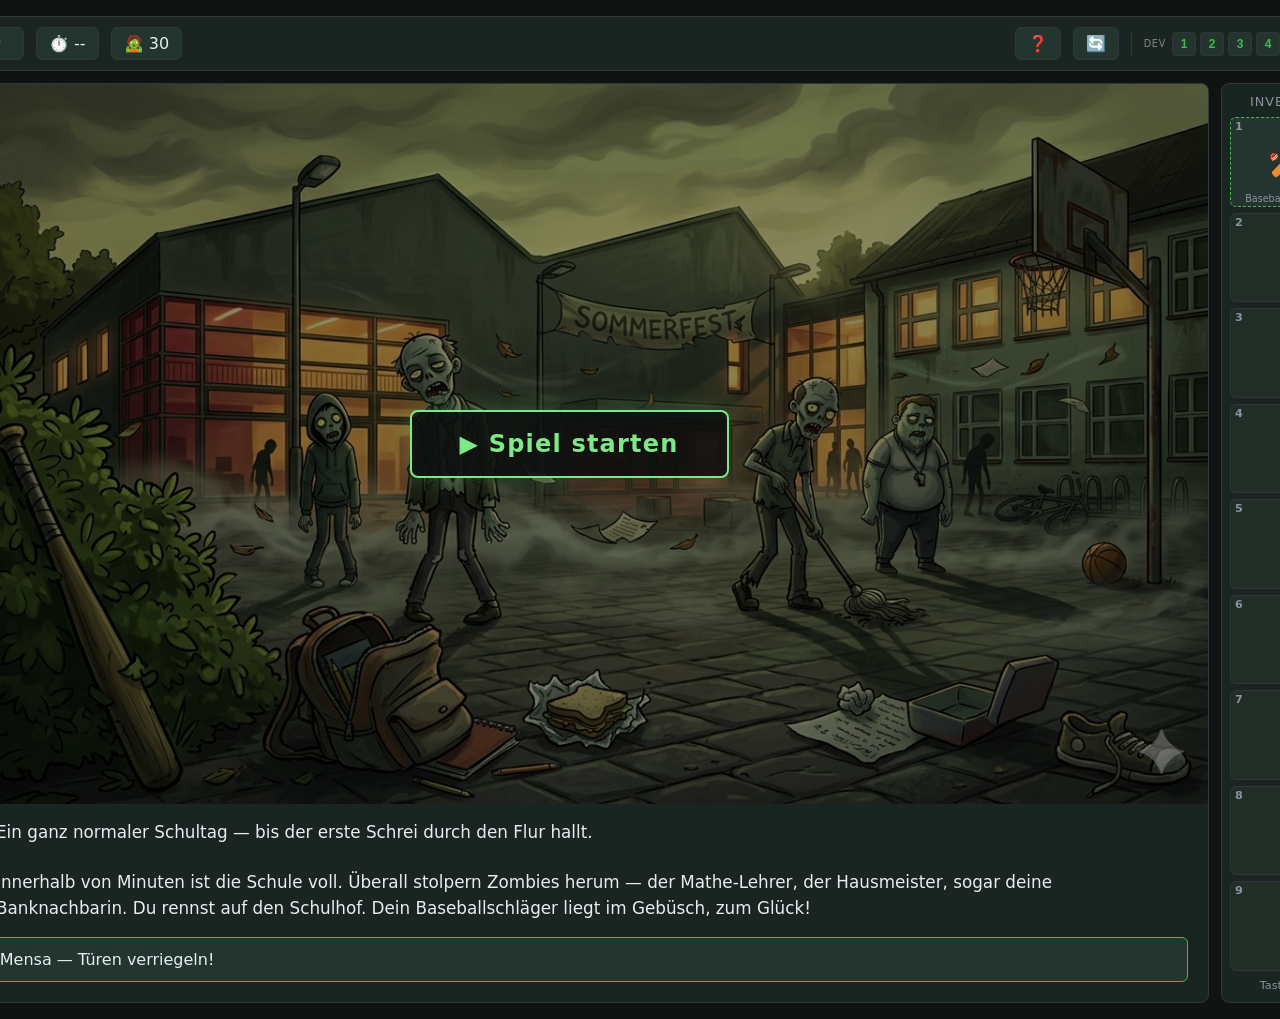
<file: game/index.html>
<!DOCTYPE html>
<html lang="de">
<head>
    <meta charset="UTF-8">
    <title>Zombie-Battle-Royale im Schulhof</title>
    <link rel="stylesheet" href="style.css?v=2">
</head>
<body>
<div id="game">

    <header id="hud">
        <div id="hearts" class="hud-cell" title="Leben"></div>
        <div id="timer" class="hud-cell" title="Zeit">⏱️ --</div>
        <div id="zombie-counter" class="hud-cell" title="Zombies in der Schule">🧟 --</div>
        <button id="help-btn" class="hud-cell" title="Hilfe (H)">❓</button>
        <button id="reset-btn" class="hud-cell" title="Neustart (löscht Speicherstand)">🔄</button>
        <div id="dev-nav" title="Dev: Station anspringen">
            <span class="dev-nav-label">DEV</span>
            <button data-scene="start"              title="01 Schulhof">1</button>
            <button data-scene="mensa_intro"        title="02 Mensa">2</button>
            <button data-scene="klassenraum_intro"  title="03 Klassenraum">3</button>
            <button data-scene="turnhalle_intro"    title="04 Turnhalle">4</button>
            <button data-scene="basketballplatz"    title="05 Basketballplatz">5</button>
            <button data-scene="dach"               title="06 Dach">6</button>
        </div>
    </header>

    <main id="stage">
        <div id="scene-image-wrap">
            <img id="scene-image" alt="Szenen-Bild">
            <div id="combat-area" class="hidden"></div>
            <div id="start-overlay" class="hidden">
                <button id="start-btn">▶ Spiel starten</button>
            </div>
        </div>
        <div id="scene-content">
            <div id="scene-text-wrap">
                <button id="scene-audio-btn" class="hidden" title="Sprecher-Intro abspielen / stoppen" aria-label="Sprecher-Intro abspielen">
                    <span class="speaker-icon">🔊</span>
                </button>
                <div id="scene-text"></div>
            </div>
            <div id="scene-choices"></div>
        </div>
    </main>

    <aside id="inventory">
        <div class="inventory-label">Inventar</div>
        <div id="inventory-slots"></div>
        <div class="inventory-hint">Taste 1–9</div>
    </aside>

    <div id="overlay" class="hidden">
        <div id="overlay-content"></div>
    </div>

</div>

<!-- Load-Reihenfolge: Items + Minispiele definieren globale Funktionen, die
     scenes.js in onSelect-Callbacks referenziert. engine.js ruft am Ende init(). -->
<script src="items.js?v=2"></script>
<script src="02_mensa/teller.js?v=2"></script>
<script src="03_klassenraum/labyrinth.js?v=2"></script>
<script src="04_turnhalle/seilklettern.js?v=2"></script>
<script src="05_basketballplatz/basketball.js?v=2"></script>
<script src="scenes.js?v=2"></script>
<script src="engine.js?v=2"></script>
</body>
</html>
</file>
<file: game/style.css>
:root {
    --bg: #0f1311;
    --panel: #1a2420;
    --panel-light: #243530;
    --accent: #7ee787;
    --accent-dim: #3fb950;
    --danger: #ff6b6b;
    --text: #e6edf3;
    --text-dim: #8b949e;
    --border: #30363d;
    --slot-empty: #232d28;
    --stage-width: 1280px;
    --stage-height: 920px;
    --image-height: 720px;
    --inventory-width: 130px;
}

* {
    box-sizing: border-box;
    margin: 0;
    padding: 0;
}

body {
    background: var(--bg);
    color: var(--text);
    font-family: "Trebuchet MS", "Segoe UI", system-ui, sans-serif;
    min-height: 100vh;
    display: flex;
    justify-content: center;
    align-items: flex-start;
    padding: 16px;
}

#game {
    display: grid;
    grid-template-columns: var(--stage-width) var(--inventory-width);
    grid-template-rows: auto var(--stage-height);
    grid-template-areas:
        "hud hud"
        "stage inventory";
    gap: 12px;
    position: relative;
}

#hud { grid-area: hud; }
#stage { grid-area: stage; }
#inventory { grid-area: inventory; }

#hud {
    background: var(--panel);
    border: 1px solid var(--border);
    border-radius: 8px;
    padding: 10px 14px;
    display: flex;
    gap: 12px;
    align-items: center;
    font-size: 1.1rem;
}

.hud-cell {
    background: var(--panel-light);
    border: 1px solid var(--border);
    border-radius: 6px;
    padding: 6px 12px;
    color: var(--text);
    font-size: 1rem;
    cursor: default;
}

#hud button.hud-cell {
    cursor: pointer;
    transition: background 0.15s;
}

#hud button.hud-cell:hover {
    background: var(--border);
}

#help-btn {
    margin-left: auto;
}

#dev-nav {
    display: flex;
    align-items: center;
    gap: 4px;
    padding-left: 12px;
    border-left: 1px solid var(--border);
}

.dev-nav-label {
    font-size: 0.6rem;
    letter-spacing: 0.08em;
    opacity: 0.5;
    margin-right: 2px;
}

#dev-nav button {
    width: 24px;
    height: 24px;
    font-size: 0.75rem;
    font-weight: bold;
    background: var(--panel-light);
    border: 1px solid var(--border);
    border-radius: 4px;
    color: var(--accent-dim);
    cursor: pointer;
    transition: background 0.15s, color 0.15s;
    padding: 0;
    line-height: 1;
}

#dev-nav button:hover {
    background: var(--border);
    color: var(--accent);
}

#hearts {
    color: var(--danger);
    letter-spacing: 2px;
    min-width: 80px;
}

#stage {
    width: var(--stage-width);
    height: var(--stage-height);
    background: var(--panel);
    border: 1px solid var(--border);
    border-radius: 8px;
    overflow: hidden;
    display: grid;
    grid-template-rows: var(--image-height) 1fr;
}

#scene-image-wrap {
    width: 100%;
    height: var(--image-height);
    background: var(--panel-light);
    overflow: hidden;
    display: flex;
    align-items: center;
    justify-content: center;
    position: relative;
}

#scene-content {
    padding: 16px 20px 20px;
    display: flex;
    flex-direction: column;
    gap: 12px;
    overflow: hidden;
    min-height: 0;
}

#scene-image {
    width: 100%;
    height: 100%;
    object-fit: cover;
    display: none;
}

#scene-image.loaded {
    display: block;
}

#scene-image-wrap::after {
    content: "🧟 Bild folgt (KI-generiert) 🏫";
    color: var(--text-dim);
    font-size: 1.2rem;
}

#scene-image-wrap:has(.loaded)::after {
    content: none;
}

#start-overlay {
    position: absolute;
    inset: 0;
    display: flex;
    align-items: center;
    justify-content: center;
    background: rgba(0, 0, 0, 0.45);
    z-index: 10;
}

#start-overlay.hidden {
    display: none;
}

#start-btn {
    font-size: 1.5rem;
    font-family: inherit;
    font-weight: bold;
    padding: 18px 48px;
    border-radius: 8px;
    border: 2px solid var(--accent);
    background: rgba(15, 19, 17, 0.85);
    color: var(--accent);
    cursor: pointer;
    letter-spacing: 0.05em;
    transition: background 0.15s, transform 0.1s;
    box-shadow: 0 0 24px rgba(126, 231, 135, 0.3);
}

#start-btn:hover {
    background: var(--accent-dim);
    color: var(--bg);
    transform: scale(1.04);
}

#video-end-btn {
    position: absolute;
    left: 50%;
    bottom: 8%;
    transform: translateX(-50%);
    font-size: 1.4rem;
    font-family: inherit;
    font-weight: bold;
    padding: 16px 40px;
    border-radius: 8px;
    border: 2px solid var(--accent);
    background: rgba(15, 19, 17, 0.85);
    color: var(--accent);
    cursor: pointer;
    letter-spacing: 0.05em;
    transition: background 0.15s, transform 0.1s;
    box-shadow: 0 0 24px rgba(126, 231, 135, 0.4);
    z-index: 10;
    animation: video-end-pulse 1.6s ease-in-out infinite;
}

#video-end-btn:hover {
    background: var(--accent-dim);
    color: var(--bg);
    transform: translateX(-50%) scale(1.04);
}

@keyframes video-end-pulse {
    0%, 100% { box-shadow: 0 0 24px rgba(126, 231, 135, 0.4); }
    50%      { box-shadow: 0 0 36px rgba(126, 231, 135, 0.75); }
}

#scene-text-wrap {
    flex: 1;
    min-height: 0;
    display: flex;
    gap: 10px;
    align-items: flex-start;
    overflow-y: auto;
    padding-right: 4px;
}

#scene-text {
    flex: 1;
    font-size: 1.05rem;
    line-height: 1.5;
    white-space: pre-wrap;
}

#scene-audio-btn {
    flex-shrink: 0;
    width: 36px;
    height: 36px;
    border-radius: 50%;
    border: 1px solid var(--border);
    background: var(--panel-light);
    color: var(--text);
    cursor: pointer;
    display: flex;
    align-items: center;
    justify-content: center;
    font-size: 1.1rem;
    transition: background 0.15s, border-color 0.15s, transform 0.15s;
}

#scene-audio-btn:hover {
    background: var(--panel);
    border-color: var(--accent-dim);
}

#scene-audio-btn.hidden {
    display: none;
}

#scene-audio-btn.playing {
    border-color: var(--accent);
    background: var(--accent-dim);
    animation: audio-pulse 1.2s ease-in-out infinite;
}

@keyframes audio-pulse {
    0%, 100% { box-shadow: 0 0 0 0 rgba(126, 231, 135, 0.5); }
    50% { box-shadow: 0 0 0 6px rgba(126, 231, 135, 0); }
}

#scene-choices {
    display: flex;
    flex-direction: column;
    gap: 8px;
    flex: 0 0 auto;
}

.choice-btn {
    background: var(--panel-light);
    color: var(--text);
    border: 1px solid var(--accent-dim);
    border-radius: 6px;
    padding: 12px 16px;
    font-size: 1rem;
    text-align: left;
    cursor: pointer;
    transition: background 0.15s, transform 0.05s;
    font-family: inherit;
}

.choice-btn:hover {
    background: var(--accent-dim);
    color: var(--bg);
}

.choice-btn:active {
    transform: translateY(1px);
}

.choice-btn.locked {
    opacity: 0.5;
    cursor: not-allowed;
    border-color: var(--border);
}

#combat-area {
    position: absolute;
    inset: 0;
    background: var(--panel-light);
    padding: 20px;
    display: flex;
    align-items: center;
    justify-content: center;
}

#combat-area.bb-combat {
    background: rgba(0, 0, 0, 0.45);
    padding: 0;
    display: flex;
    flex-direction: column;
    align-items: stretch;
    justify-content: stretch;
    transition: background 0.12s;
}

#combat-area.bb-hit-flash {
    background: rgba(255, 60, 60, 0.5) !important;
}

.bb-hud {
    background: rgba(15, 19, 17, 0.88);
    border-bottom: 1px solid var(--accent-dim);
    padding: 8px 16px;
    display: flex;
    gap: 20px;
    align-items: center;
    color: var(--text);
    font-size: 0.95rem;
    flex: 0 0 auto;
}

.bb-wave { color: var(--accent); font-weight: bold; letter-spacing: 1px; }
.bb-time { font-variant-numeric: tabular-nums; }
.bb-info { margin-left: auto; color: var(--text-dim); font-size: 0.85rem; }

.bb-field {
    flex: 1;
    position: relative;
    overflow: hidden;
    min-height: 0;
}

.bb-zombie, .bb-player, .bb-ball {
    position: absolute;
    top: 0;
    left: 0;
    will-change: transform;
    pointer-events: none;
    user-select: none;
    line-height: 1;
    filter: drop-shadow(0 3px 6px rgba(0, 0, 0, 0.85));
}

.bb-zombie { width: 96px; height: auto; }
.bb-player {
    width: 80px;
    height: auto;
    transition: opacity 0.05s;
    filter: drop-shadow(0 0 6px rgba(255, 255, 255, 0.9)) drop-shadow(0 4px 8px rgba(0, 0, 0, 0.9));
}
.bb-ball { font-size: 36px; }

/* Minispiel: Teller werfen (Mensa) */
#combat-area.tw-combat {
    background: rgba(0, 0, 0, 0.35);
    padding: 0;
    display: flex;
    flex-direction: column;
    align-items: stretch;
    justify-content: stretch;
    transition: background 0.12s;
}

#combat-area.tw-hit-flash {
    background: rgba(255, 60, 60, 0.5) !important;
}

.tw-hud {
    background: rgba(15, 19, 17, 0.88);
    border-bottom: 1px solid var(--accent-dim);
    padding: 8px 16px;
    display: flex;
    gap: 20px;
    align-items: center;
    color: var(--text);
    font-size: 0.95rem;
    flex: 0 0 auto;
}
.tw-wave { color: var(--accent); font-weight: bold; letter-spacing: 1px; }
.tw-score { font-variant-numeric: tabular-nums; }
.tw-info { margin-left: auto; color: var(--text-dim); font-size: 0.85rem; }

.tw-field {
    flex: 1;
    position: relative;
    overflow: hidden;
    min-height: 0;
}

.tw-player, .tw-zombie, .tw-plate {
    position: absolute;
    top: 0;
    left: 0;
    will-change: transform;
    pointer-events: none;
    user-select: none;
}

.tw-player {
    filter: drop-shadow(0 0 6px rgba(255, 255, 255, 0.85)) drop-shadow(0 4px 8px rgba(0, 0, 0, 0.9));
}

.tw-zombie {
    filter: drop-shadow(0 4px 6px rgba(0, 0, 0, 0.75));
}

@keyframes tw-zombie-hit-flash {
    0%   { opacity: 1; filter: brightness(3) drop-shadow(0 0 10px rgba(255, 255, 255, 1)); }
    25%  { opacity: 0; }
    50%  { opacity: 1; filter: brightness(3.5) drop-shadow(0 0 14px rgba(255, 220, 120, 1)); }
    75%  { opacity: 0; }
    100% { opacity: 0; }
}

.tw-zombie.tw-zombie-hit {
    animation: tw-zombie-hit-flash 0.17s ease-out forwards;
    pointer-events: none;
}

.tw-plate {
    background: white;
    border-radius: 50%;
    box-shadow: 0 2px 5px rgba(0, 0, 0, 0.45), inset 0 -2px 4px rgba(0, 0, 0, 0.18), inset 0 2px 3px rgba(255, 255, 255, 0.9);
}

/* Minispiel: Labyrinth (Klassenraum) */
#combat-area.lab-combat {
    background: rgba(0, 0, 0, 0.5);
    padding: 0;
    display: flex;
    flex-direction: column;
    align-items: center;
    justify-content: flex-start;
    transition: background 0.12s;
}

#combat-area.lab-hit-flash {
    background: rgba(255, 60, 60, 0.55) !important;
}

.lab-hud {
    background: rgba(15, 19, 17, 0.88);
    border-bottom: 1px solid var(--accent-dim);
    padding: 8px 16px;
    display: flex;
    gap: 20px;
    align-items: center;
    color: var(--text);
    font-size: 0.95rem;
    flex: 0 0 auto;
    width: 100%;
    justify-content: center;
}
.lab-title { color: var(--accent); font-weight: bold; letter-spacing: 1px; }
.lab-info { color: var(--text-dim); font-size: 0.85rem; }

.lab-field {
    position: relative;
    flex: 0 0 auto;
    overflow: hidden;
    margin: 0 auto;
}

.lab-wall, .lab-player, .lab-zombie {
    position: absolute;
    top: 0;
    left: 0;
    pointer-events: none;
    user-select: none;
    will-change: transform;
}

.lab-wall {
    object-fit: cover;
    filter: drop-shadow(0 3px 5px rgba(0, 0, 0, 0.6));
}

.lab-player {
    object-fit: contain;
    z-index: 5;
    transition: transform 90ms ease-out;
    filter: drop-shadow(0 0 6px rgba(255, 255, 255, 0.95)) drop-shadow(0 3px 5px rgba(0, 0, 0, 0.9));
}

.lab-zombie {
    object-fit: contain;
    z-index: 4;
    transition: transform 220ms ease-in-out;
    filter: drop-shadow(0 3px 6px rgba(0, 0, 0, 0.85));
}

.lab-exit {
    position: absolute;
    top: 0;
    left: 0;
    border: 4px solid var(--accent);
    box-sizing: border-box;
    z-index: 2;
    animation: lab-exit-pulse 1.2s ease-in-out infinite;
}

@keyframes lab-exit-pulse {
    0%, 100% { box-shadow: inset 0 0 14px rgba(126, 231, 135, 0.35), 0 0 8px var(--accent-dim); }
    50%      { box-shadow: inset 0 0 26px rgba(126, 231, 135, 0.75), 0 0 22px var(--accent); }
}

/* Minispiel: Seilklettern (Turnhalle) */
#combat-area.sk-combat {
    background: rgba(0, 0, 0, 0.35);
    padding: 0;
    display: block;
    transition: background 0.12s;
}

#combat-area.sk-hit-flash {
    background: rgba(255, 60, 60, 0.5) !important;
}

.sk-hud {
    position: absolute;
    top: 0;
    left: 0;
    right: 0;
    background: rgba(15, 19, 17, 0.85);
    border-bottom: 1px solid var(--accent-dim);
    padding: 8px 16px;
    display: flex;
    gap: 20px;
    align-items: center;
    color: var(--text);
    font-size: 0.95rem;
    z-index: 10;
}
.sk-title { color: var(--accent); font-weight: bold; letter-spacing: 1px; }
.sk-info { margin-left: auto; color: var(--text-dim); font-size: 0.85rem; }

.sk-field {
    position: absolute;
    inset: 0;
    overflow: hidden;
}

.sk-rope {
    position: absolute;
    top: 0;
    left: 0;
    width: 5px;
    height: 100%;
    background: linear-gradient(90deg, #6b4a2c 0%, #a67847 50%, #6b4a2c 100%);
    box-shadow: 0 0 5px rgba(0, 0, 0, 0.6);
    border-radius: 3px;
    pointer-events: none;
}

.sk-player {
    position: absolute;
    top: 0;
    left: 0;
    width: 100px;
    height: auto;
    pointer-events: none;
    user-select: none;
    z-index: 3;
    transition: transform 120ms ease-out, opacity 0.05s;
    filter: drop-shadow(0 0 6px rgba(255, 255, 255, 0.9)) drop-shadow(0 4px 8px rgba(0, 0, 0, 0.9));
}

.sk-ball {
    position: absolute;
    top: 0;
    left: 0;
    width: 40px;
    height: 40px;
    border-radius: 50%;
    background: radial-gradient(circle at 30% 30%, #d8642a 0%, #8a3512 70%, #4a1804 100%);
    box-shadow: 0 4px 10px rgba(0, 0, 0, 0.7), inset -3px -4px 6px rgba(0, 0, 0, 0.5);
    pointer-events: none;
    z-index: 2;
}

.sk-progress {
    position: absolute;
    right: 28px;
    top: 56px;
    bottom: 24px;
    width: 14px;
    background: rgba(15, 19, 17, 0.75);
    border: 1px solid var(--accent-dim);
    border-radius: 7px;
    overflow: hidden;
    z-index: 5;
}

.sk-progress-fill {
    position: absolute;
    left: 0;
    right: 0;
    bottom: 0;
    height: 0%;
    background: linear-gradient(180deg, var(--accent) 0%, var(--accent-dim) 100%);
    transition: height 0.1s linear;
}

#stage.combat-active #scene-image {
    filter: brightness(0.75) saturate(0.25) blur(2px);
    transition: filter 0.3s ease;
}

#stage.combat-active #scene-content {
    opacity: 0.25;
    pointer-events: none;
}

#inventory {
    width: var(--inventory-width);
    height: var(--stage-height);
    background: var(--panel);
    border: 1px solid var(--border);
    border-radius: 8px;
    padding: 10px 8px;
    display: flex;
    flex-direction: column;
    gap: 8px;
}

.inventory-label {
    font-size: 0.8rem;
    color: var(--text-dim);
    text-align: center;
    letter-spacing: 1px;
    text-transform: uppercase;
}

.inventory-hint {
    font-size: 0.7rem;
    color: var(--text-dim);
    text-align: center;
    margin-top: auto;
}

#inventory-slots {
    display: grid;
    grid-template-columns: 1fr;
    grid-auto-rows: 1fr;
    gap: 6px;
    flex: 1;
    min-height: 0;
}

.slot {
    background: var(--slot-empty);
    border: 1px solid var(--border);
    border-radius: 6px;
    position: relative;
    display: flex;
    align-items: center;
    justify-content: center;
    font-size: 1.8rem;
    cursor: pointer;
    transition: border-color 0.15s, transform 0.05s;
    min-height: 0;
}

.slot.filled:hover {
    border-color: var(--accent);
}

.slot.filled:active {
    transform: scale(0.96);
}

.slot.filled {
    background: var(--panel-light);
    border-color: var(--accent-dim);
}

.slot.passive {
    border-style: dashed;
}

.slot-key {
    position: absolute;
    top: 2px;
    left: 4px;
    font-size: 0.7rem;
    color: var(--text-dim);
    font-weight: bold;
}

.slot-name {
    position: absolute;
    bottom: 2px;
    left: 0;
    right: 0;
    font-size: 0.6rem;
    text-align: center;
    color: var(--text-dim);
    padding: 0 2px;
    white-space: nowrap;
    overflow: hidden;
    text-overflow: ellipsis;
}

.hidden {
    display: none !important;
}

#overlay {
    position: absolute;
    inset: 0;
    background: rgba(0, 0, 0, 0.85);
    border-radius: 8px;
    display: flex;
    align-items: center;
    justify-content: center;
    z-index: 10;
}

#overlay-content {
    background: var(--panel);
    border: 1px solid var(--accent);
    border-radius: 8px;
    padding: 24px 32px;
    max-width: 600px;
    width: 90%;
    text-align: left;
}

#overlay-content h2 {
    color: var(--accent);
    margin-bottom: 12px;
}

#overlay-content table {
    width: 100%;
    border-collapse: collapse;
    margin-top: 12px;
}

#overlay-content td {
    padding: 4px 8px;
    border-bottom: 1px solid var(--border);
}

#overlay-content td:first-child {
    color: var(--accent);
    font-weight: bold;
    width: 100px;
}

.toast {
    position: fixed;
    bottom: 24px;
    left: 50%;
    transform: translateX(-50%);
    background: var(--panel-light);
    border: 1px solid var(--accent);
    color: var(--text);
    padding: 10px 18px;
    border-radius: 6px;
    animation: toast-in 0.2s, toast-out 0.2s 1.8s forwards;
    z-index: 20;
}

@keyframes toast-in {
    from { opacity: 0; transform: translate(-50%, 10px); }
    to { opacity: 1; transform: translate(-50%, 0); }
}

@keyframes toast-out {
    to { opacity: 0; transform: translate(-50%, 10px); }
}
</file>
